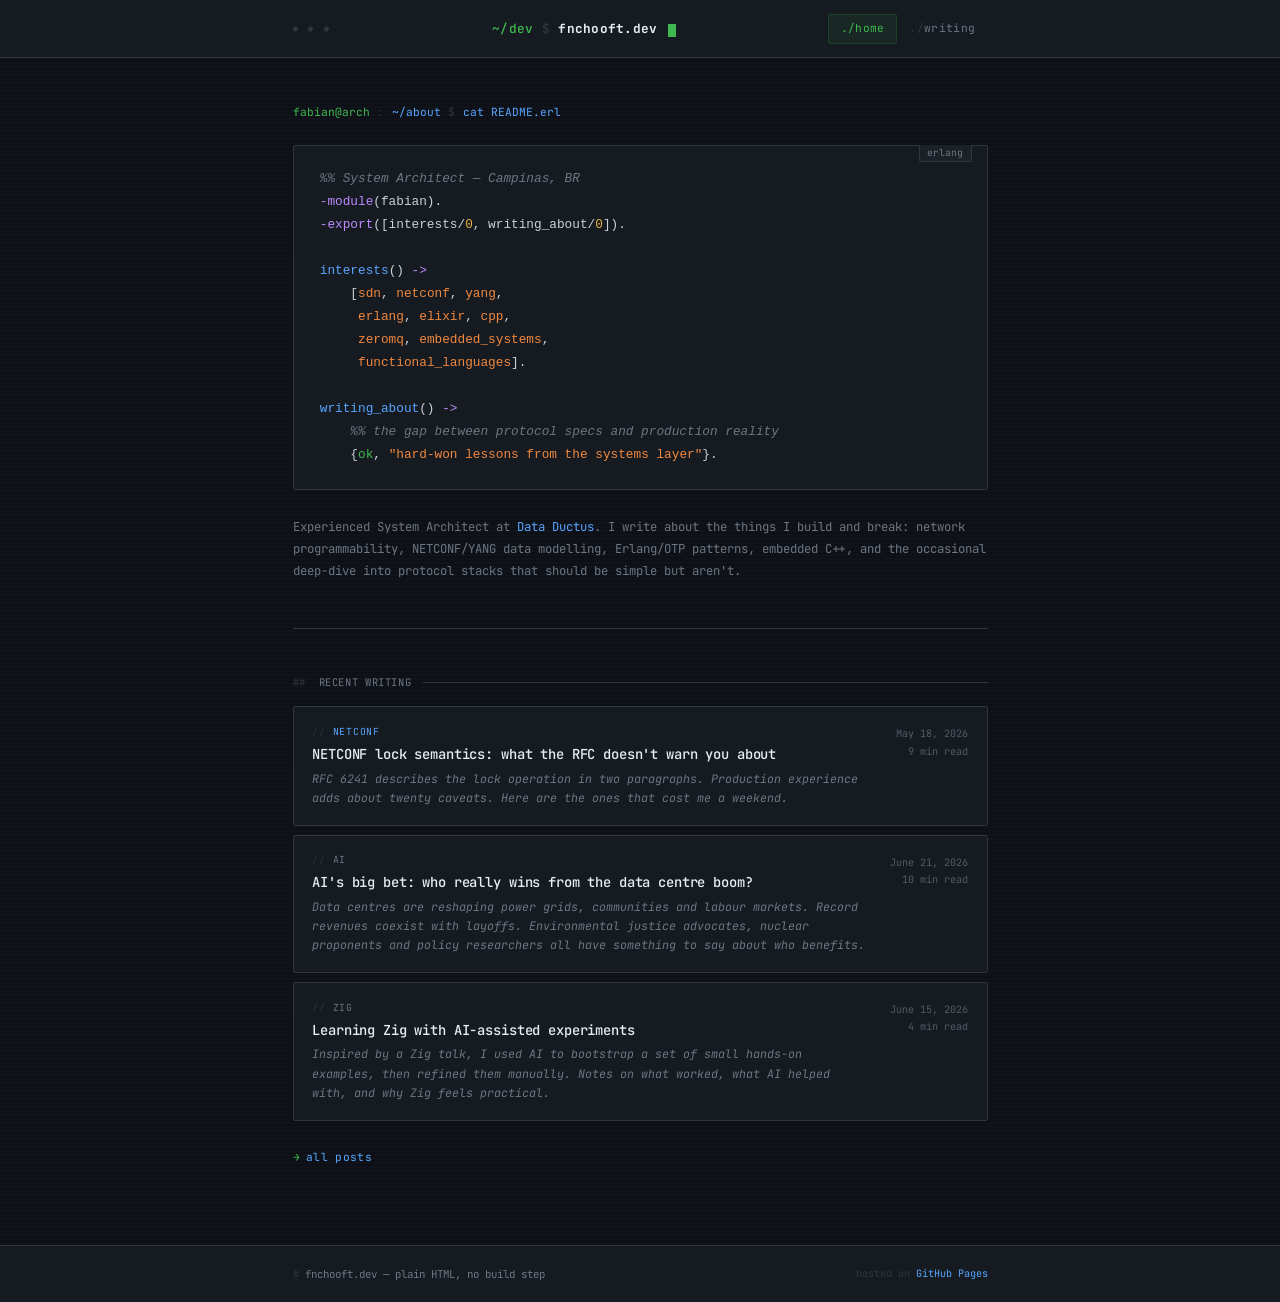
<file: index.html>
<!DOCTYPE html>
<html lang="en">
<head>
  <meta charset="UTF-8" />
  <meta name="viewport" content="width=device-width, initial-scale=1.0" />
  <title>fnchooft.dev — systems, protocols & functional code</title>
  <meta name="description" content="Writing about SDN, NETCONF/YANG, Erlang, Elixir, embedded systems and C++." />
  <link rel="stylesheet" href="style.css" />
  <script async src="https://pagead2.googlesyndication.com/pagead/js/adsbygoogle.js?client=ca-pub-2751428443604017"
     crossorigin="anonymous"></script>
</head>
<body>

<site-header>
  <div class="header-inner">
    <a href="index.html" class="site-name">
      <span class="prompt">~/dev</span>
      <span style="color:var(--border)"> $ </span>
      <span class="name">fnchooft.dev</span>
      <span class="cursor"></span>
    </a>
    <nav>
      <a href="index.html" class="active">home</a>
      <a href="blog.html">writing</a>
    </nav>
  </div>
</site-header>

<main class="site-wrapper">

  <section class="hero">
    <div class="hero-prompt">
      <span class="ps1">fabian@arch</span>
      <span style="color:var(--border)">:</span>
      <span style="color:var(--blue)">~/about</span>
      <span style="color:var(--border)">$</span>
      <span class="cmd">cat README.erl</span>
    </div>

    <div class="hero-box" data-lang="erlang">
      <pre><span class="cmt">%% System Architect — Campinas, BR</span>
<span class="kw">-module</span>(fabian).
<span class="kw">-export</span>([interests/<span class="num">0</span>, writing_about/<span class="num">0</span>]).

<span class="fn">interests</span>() <span class="kw">-></span>
    [<span class="str">sdn</span>, <span class="str">netconf</span>, <span class="str">yang</span>,
     <span class="str">erlang</span>, <span class="str">elixir</span>, <span class="str">cpp</span>,
     <span class="str">zeromq</span>, <span class="str">embedded_systems</span>,
     <span class="str">functional_languages</span>].

<span class="fn">writing_about</span>() <span class="kw">-></span>
    <span class="cmt">%% the gap between protocol specs and production reality</span>
    {<span class="ok">ok</span>, <span class="str">"hard-won lessons from the systems layer"</span>}.</pre>
    </div>

    <p class="hero-bio">
      Experienced System Architect at
      <a href="https://www.dataductus.se" target="_blank" rel="noopener">Data Ductus</a>.
      I write about the things I build and break: network programmability,
      NETCONF/YANG data modelling, Erlang/OTP patterns, embedded C++,
      and the occasional deep-dive into protocol stacks that should be simple but aren't.
    </p>
  </section>

  <section>
    <p class="section-label">recent writing</p>
    <ul class="post-list" id="recent-posts">
      <li class="post-card visible" style="opacity:.25">
        <div><p class="post-tag">loading</p><h2>Fetching posts…</h2></div>
      </li>
    </ul>
    <a href="blog.html" class="view-all">all posts</a>
  </section>

</main>

<site-footer>
  <div class="footer-inner">
    <span class="left">fnchooft.dev — plain HTML, no build step</span>
    <span class="footer-right">
      hosted on <a href="https://pages.github.com" target="_blank" rel="noopener">GitHub Pages</a>
    </span>
  </div>
</site-footer>

<script type="module">
  import { loadPosts, makeCard, animateCards } from './blog.js';
  const list = document.getElementById('recent-posts');
  loadPosts()
    .then(posts => {
      list.innerHTML = '';
      posts.slice(0, 3).forEach(post => list.appendChild(makeCard(post, '', 'large')));
      animateCards(list.querySelectorAll('.post-card'));
    })
    .catch(() => {
      list.innerHTML = '<li style="padding:1rem;color:var(--red)">// Error: could not load posts.json</li>';
    });
</script>

</body>
</html>
</file>
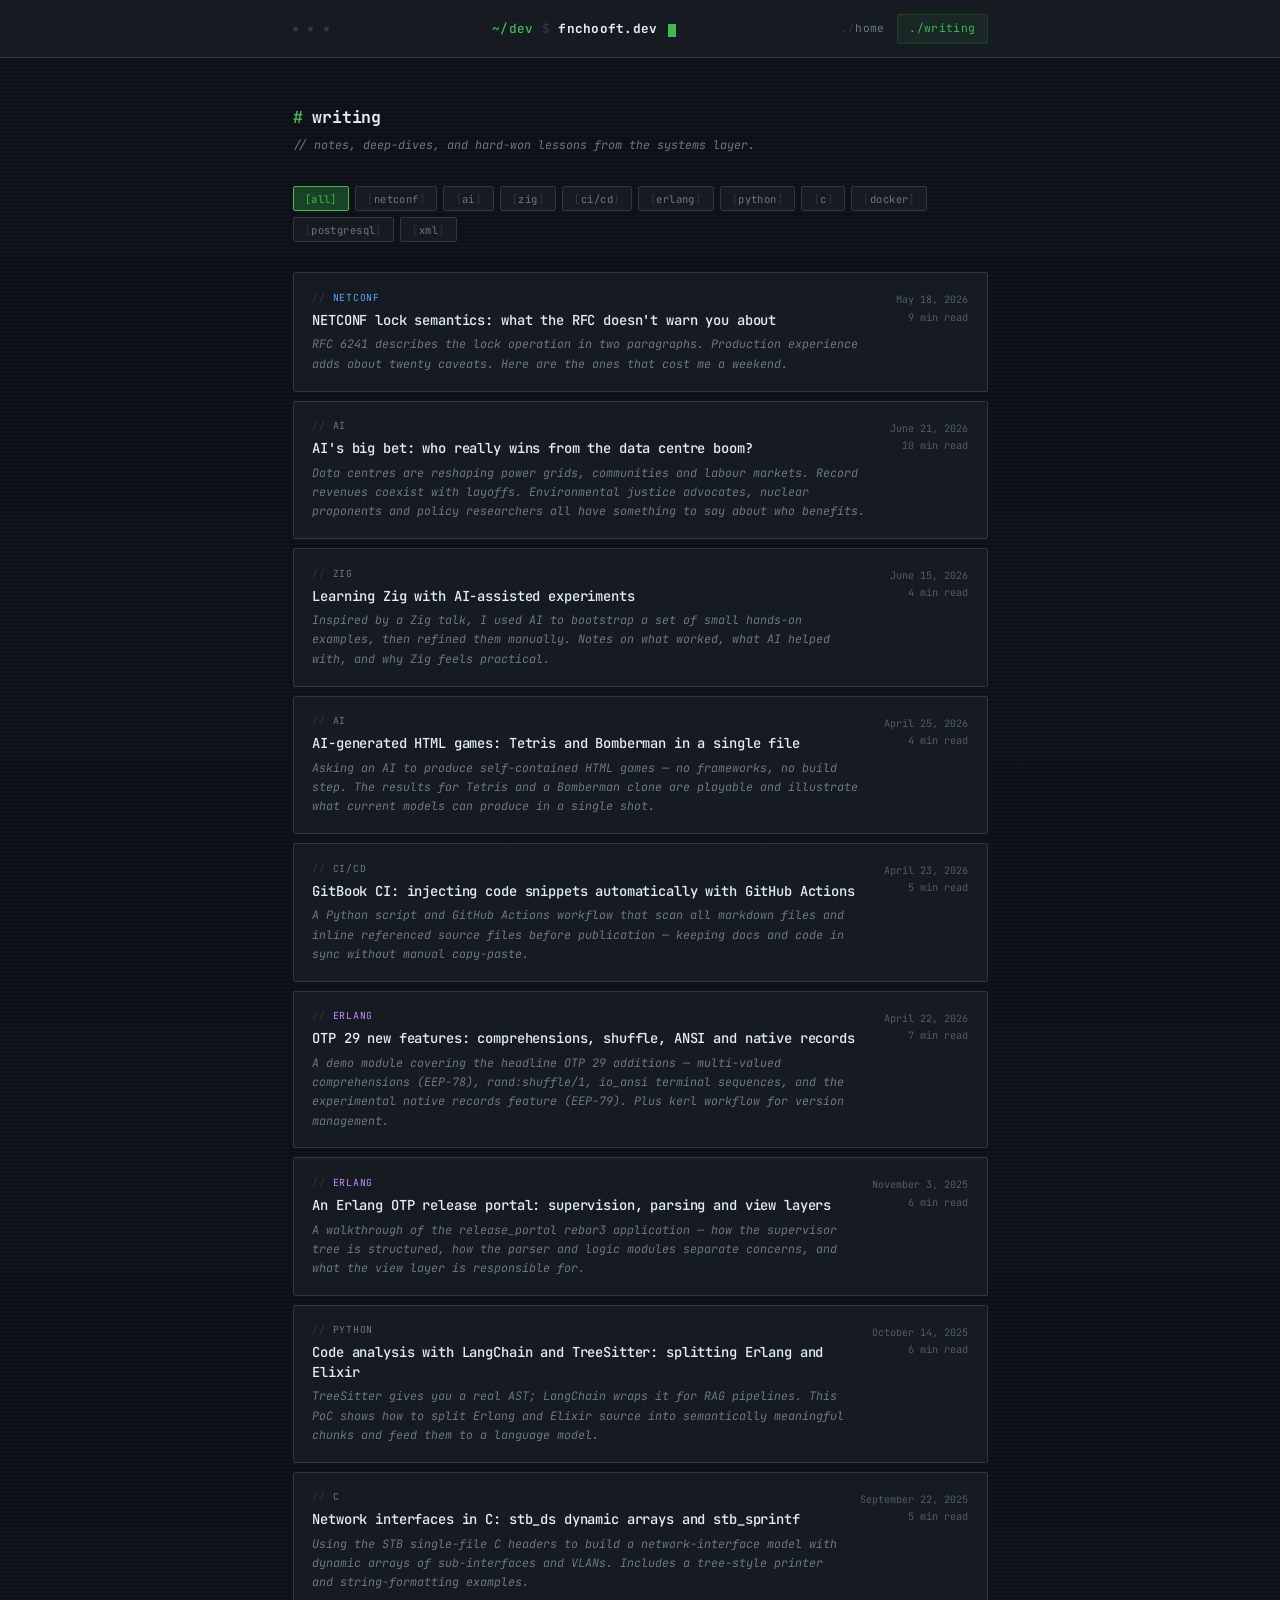
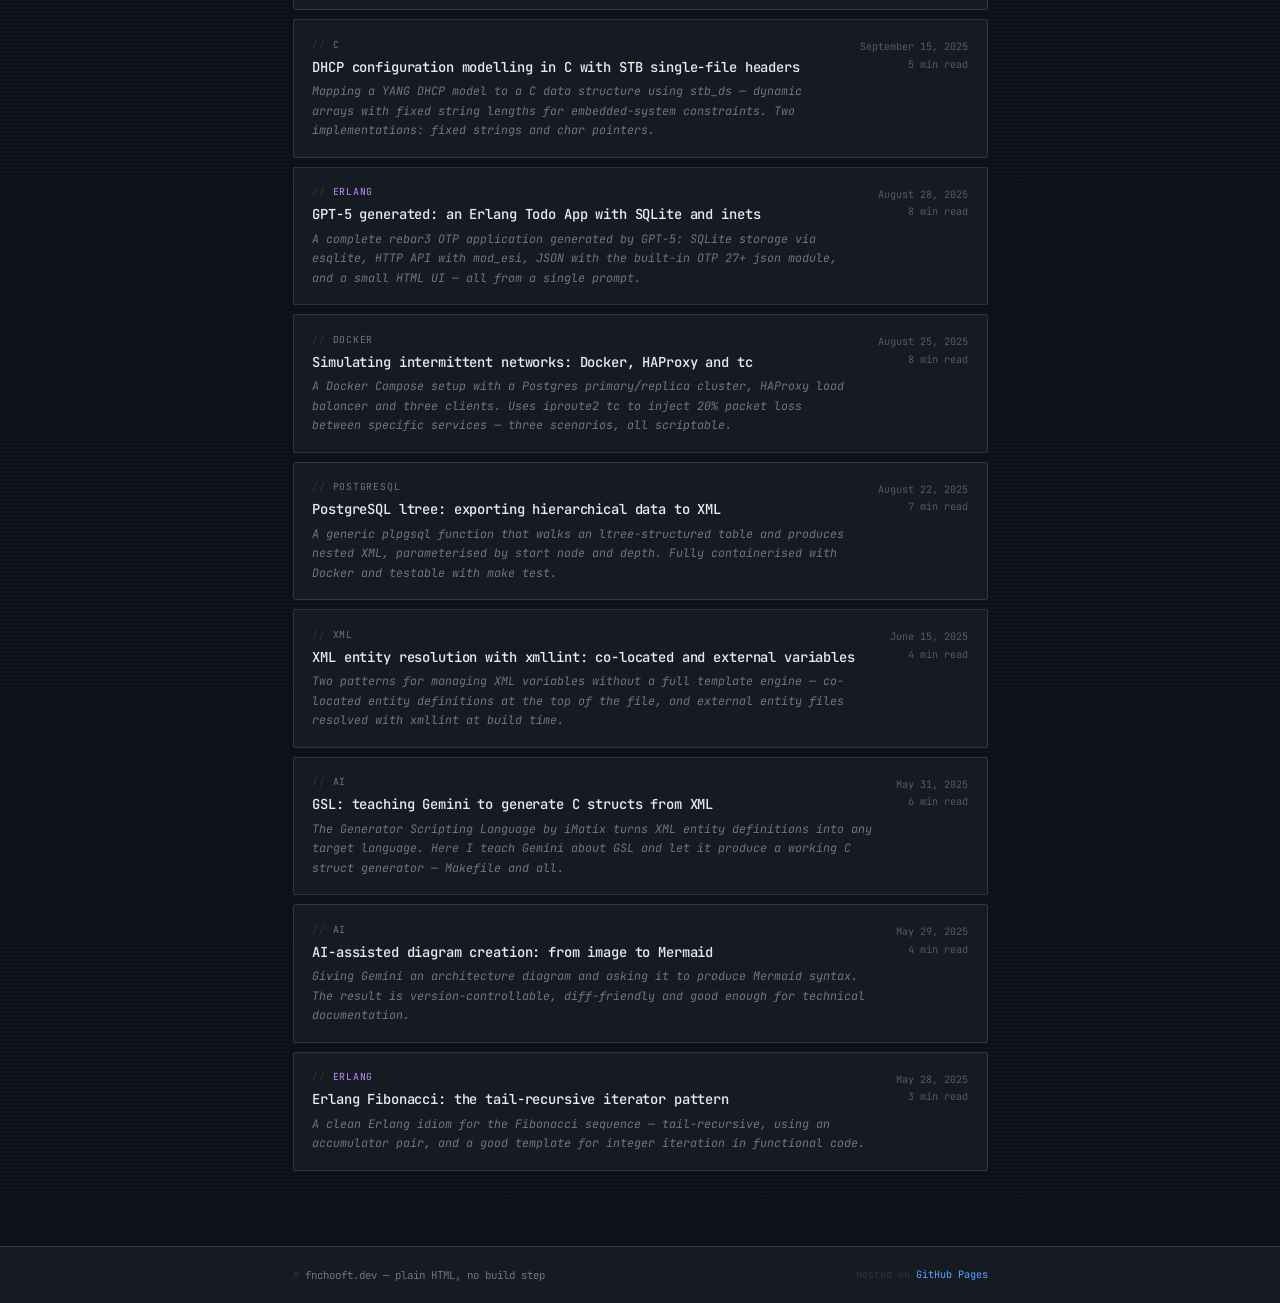
<file: blog.html>
<!DOCTYPE html>
<html lang="en">
<head>
  <meta charset="UTF-8" />
  <meta name="viewport" content="width=device-width, initial-scale=1.0" />
  <title>Writing — fnchooft.dev</title>
  <meta name="description" content="All posts on SDN, NETCONF/YANG, Erlang, Elixir, C++ and embedded systems." />
  <link rel="stylesheet" href="style.css" />
  <script async src="https://pagead2.googlesyndication.com/pagead/js/adsbygoogle.js?client=ca-pub-2751428443604017"
     crossorigin="anonymous"></script>
</head>
<body>

<site-header>
  <div class="header-inner">
    <a href="index.html" class="site-name">
      <span class="prompt">~/dev</span>
      <span style="color:var(--border)"> $ </span>
      <span class="name">fnchooft.dev</span>
      <span class="cursor"></span>
    </a>
    <nav>
      <a href="index.html">home</a>
      <a href="blog.html" class="active">writing</a>
    </nav>
  </div>
</site-header>

<main class="site-wrapper">

  <h1 class="page-title">writing</h1>
  <p class="page-subtitle">// notes, deep-dives, and hard-won lessons from the systems layer.</p>

  <div class="filter-bar" id="filters">
    <button class="filter-btn active" data-tag="all">all</button>
    <!-- injected by JS -->
  </div>

  <ul class="post-list" id="post-list"></ul>

</main>

<site-footer>
  <div class="footer-inner">
    <span class="left">fnchooft.dev — plain HTML, no build step</span>
    <span class="footer-right">
      hosted on <a href="https://pages.github.com" target="_blank" rel="noopener">GitHub Pages</a>
    </span>
  </div>
</site-footer>

<script type="module">
  import { loadPosts, makeCard, animateCards } from './blog.js';
  const list    = document.getElementById('post-list');
  const filters = document.getElementById('filters');

  loadPosts().then(posts => {
    posts.forEach(post => list.appendChild(makeCard(post, '', 'normal')));
    animateCards(list.querySelectorAll('.post-card'));

    const tags = [...new Set(posts.map(p => p.tag))];
    tags.forEach(tag => {
      const btn = document.createElement('button');
      btn.className = 'filter-btn';
      btn.dataset.tag = tag;
      btn.textContent = tag.toLowerCase();
      filters.appendChild(btn);
    });

    filters.addEventListener('click', e => {
      const btn = e.target.closest('.filter-btn');
      if (!btn) return;
      filters.querySelectorAll('.filter-btn').forEach(b => b.classList.remove('active'));
      btn.classList.add('active');
      const tag = btn.dataset.tag;
      list.querySelectorAll('.post-card').forEach(card => {
        card.style.display = (tag === 'all' || card.dataset.tag === tag) ? '' : 'none';
      });
    });
  }).catch(() => {
    list.innerHTML = '<li style="padding:1rem;color:var(--red)">// Error: could not load posts.json</li>';
  });
</script>

</body>
</html>
</file>
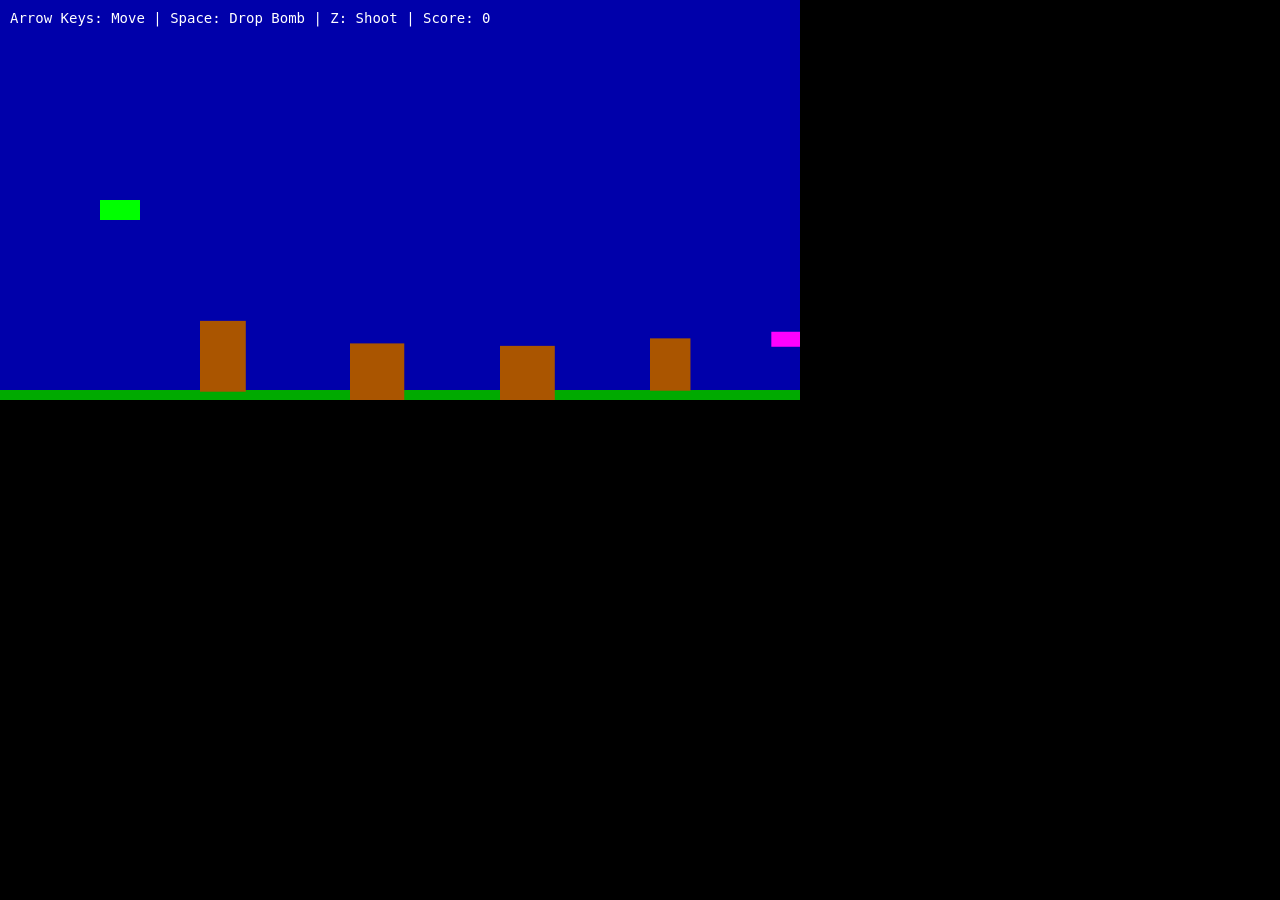
<file: 2026/04/25/bomber.html>
<!DOCTYPE html>
<html>
<head>
    <title>Simple C64-style Flying Game</title>
    <script async src="https://pagead2.googlesyndication.com/pagead/js/adsbygoogle.js?client=ca-pub-2751428443604017"
     crossorigin="anonymous"></script>
    <style>
        body { margin: 0; overflow: hidden; background: #000; }
        canvas { display: block; }
        #instructions { 
            position: absolute; 
            top: 10px; 
            left: 10px; 
            color: white; 
            font-family: monospace;
            font-size: 14px;
        }
    </style>
</head>
<body>
    <canvas id="gameCanvas"></canvas>
    <div id="instructions">
        Arrow Keys: Move | Space: Drop Bomb | Z: Shoot | Score: <span id="score">0</span>
    </div>

    <script>
        const canvas = document.getElementById('gameCanvas');
        const ctx = canvas.getContext('2d');
        const scoreElement = document.getElementById('score');
        
        canvas.width = 800;
        canvas.height = 400;
        
        // Game state
        let score = 0;
        let gameOver = false;
        
        // Player plane
        const player = {
            x: 100,
            y: 200,
            width: 40,
            height: 20,
            speed: 5,
            color: '#00FF00',
            bullets: [],
            bombs: []
        };
        
        // Enemy planes
        let enemies = [];
        let enemySpawnTimer = 0;
        
        // Buildings
        let buildings = [];
        for (let i = 0; i < 5; i++) {
            buildings.push({
                x: 200 + i * 150,
                y: canvas.height - 50 - Math.random() * 30,
                width: 40 + Math.random() * 30,
                height: 50 + Math.random() * 30,
                color: '#AA5500'
            });
        }
        
        // Controls
        const keys = {
            ArrowUp: false,
            ArrowDown: false,
            ArrowLeft: false,
            ArrowRight: false,
            ' ': false,
            'z': false
        };
        
        // Event listeners
        window.addEventListener('keydown', (e) => keys[e.key] = true);
        window.addEventListener('keyup', (e) => keys[e.key] = false);
        
        // Game loop
        function gameLoop() {
            if (gameOver) return;
            
            update();
            render();
            requestAnimationFrame(gameLoop);
        }
        
        function update() {
            // Move player
            if (keys.ArrowUp) player.y -= player.speed;
            if (keys.ArrowDown) player.y += player.speed;
            if (keys.ArrowLeft) player.x -= player.speed;
            if (keys.ArrowRight) player.x += player.speed;
            
            // Keep player on screen
            player.x = Math.max(0, Math.min(canvas.width - player.width, player.x));
            player.y = Math.max(0, Math.min(canvas.height - player.height, player.y));
            
            // Shoot bullets
            if (keys['z'] && Math.random() < 0.1) {
                player.bullets.push({
                    x: player.x + player.width,
                    y: player.y + player.height / 2,
                    width: 10,
                    height: 2,
                    speed: 10,
                    color: '#FFFF00'
                });
            }
            
            // Drop bombs
            if (keys[' '] && Math.random() < 0.05) {
                player.bombs.push({
                    x: player.x + player.width / 2,
                    y: player.y + player.height,
                    width: 5,
                    height: 10,
                    speed: 5,
                    color: '#FF0000'
                });
            }
            
            // Update bullets
            player.bullets.forEach((bullet, index) => {
                bullet.x += bullet.speed;
                
                // Check for bullet-enemy collisions
                enemies.forEach((enemy, enemyIndex) => {
                    if (checkCollision(bullet, enemy)) {
                        player.bullets.splice(index, 1);
                        enemies.splice(enemyIndex, 1);
                        score += 10;
                        scoreElement.textContent = score;
                    }
                });
            });
            
            // Remove bullets off screen
            player.bullets = player.bullets.filter(b => b.x < canvas.width);
            
            // Update bombs
            player.bombs.forEach((bomb, index) => {
                bomb.y += bomb.speed;
                
                // Check for bomb-building collisions
                buildings.forEach((building, buildingIndex) => {
                    if (checkCollision(bomb, building)) {
                        player.bombs.splice(index, 1);
                        buildings.splice(buildingIndex, 1);
                        score += 5;
                        scoreElement.textContent = score;
                    }
                });
            });
            
            // Remove bombs off screen
            player.bombs = player.bombs.filter(b => b.y < canvas.height);
            
            // Spawn enemies
            enemySpawnTimer++;
            if (enemySpawnTimer > 60) {
                enemies.push({
                    x: canvas.width,
                    y: Math.random() * (canvas.height - 30),
                    width: 30,
                    height: 15,
                    speed: 3 + Math.random() * 2,
                    color: '#FF00FF'
                });
                enemySpawnTimer = 0;
            }
            
            // Update enemies
            enemies.forEach((enemy, index) => {
                enemy.x -= enemy.speed;
                
                // Check for enemy-player collisions
                if (checkCollision(player, enemy)) {
                    gameOver = true;
                    alert(`Game Over! Final Score: ${score}`);
                }
                
                // Remove enemies off screen
                if (enemy.x < -enemy.width) {
                    enemies.splice(index, 1);
                }
            });
        }
        
        function render() {
            // Clear screen
            ctx.fillStyle = '#0000AA';
            ctx.fillRect(0, 0, canvas.width, canvas.height);
            
            // Draw ground
            ctx.fillStyle = '#00AA00';
            ctx.fillRect(0, canvas.height - 10, canvas.width, 10);
            
            // Draw buildings
            buildings.forEach(building => {
                ctx.fillStyle = building.color;
                ctx.fillRect(building.x, building.y, building.width, building.height);
            });
            
            // Draw player
            ctx.fillStyle = player.color;
            ctx.fillRect(player.x, player.y, player.width, player.height);
            
            // Draw bullets
            ctx.fillStyle = '#FFFF00';
            player.bullets.forEach(bullet => {
                ctx.fillRect(bullet.x, bullet.y, bullet.width, bullet.height);
            });
            
            // Draw bombs
            ctx.fillStyle = '#FF0000';
            player.bombs.forEach(bomb => {
                ctx.fillRect(bomb.x, bomb.y, bomb.width, bomb.height);
            });
            
            // Draw enemies
            ctx.fillStyle = '#FF00FF';
            enemies.forEach(enemy => {
                ctx.fillRect(enemy.x, enemy.y, enemy.width, enemy.height);
            });
        }
        
        function checkCollision(obj1, obj2) {
            return obj1.x < obj2.x + obj2.width &&
                   obj1.x + obj1.width > obj2.x &&
                   obj1.y < obj2.y + obj2.height &&
                   obj1.y + obj1.height > obj2.y;
        }
        
        // Start game
        gameLoop();
    </script>
</body>
</html>
</file>
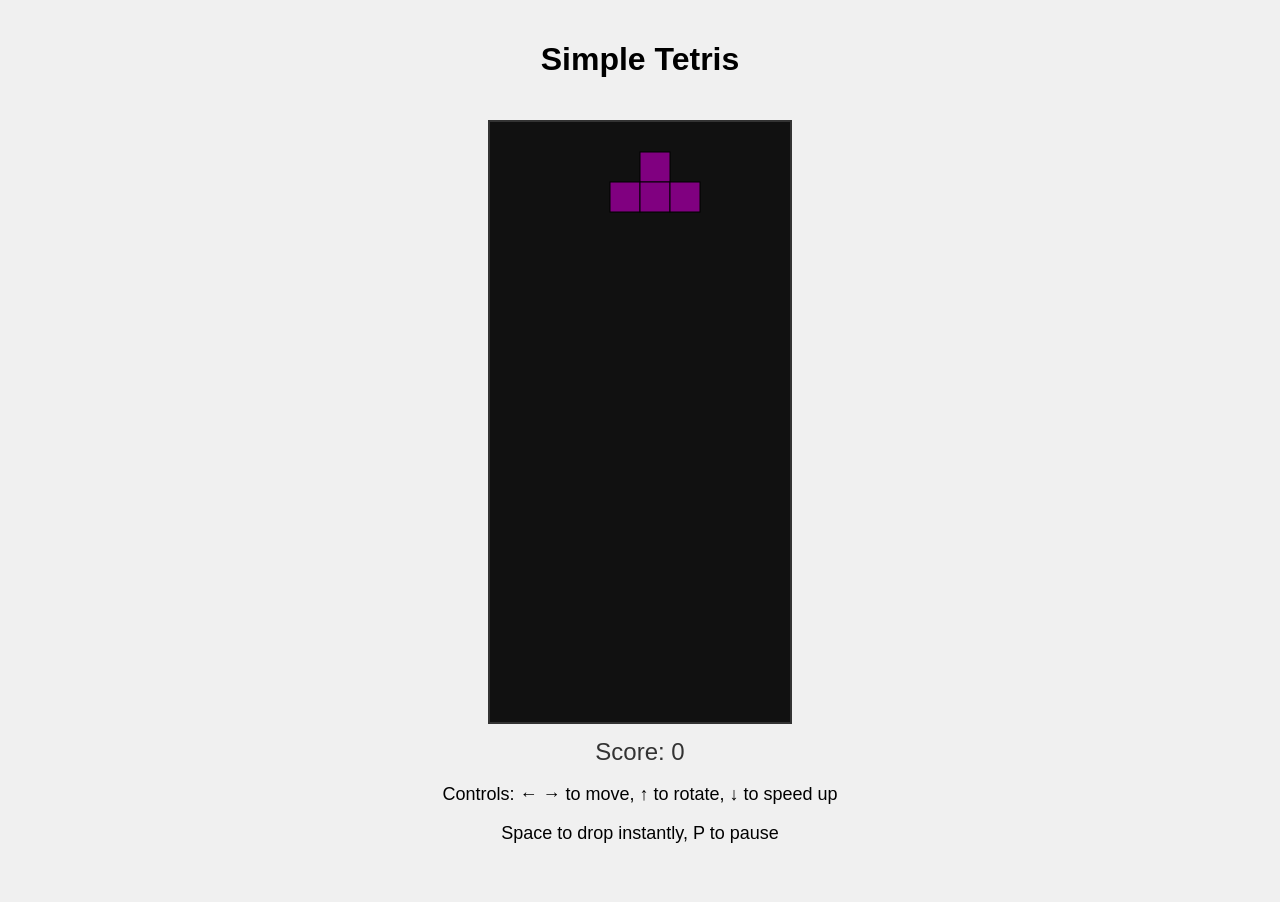
<file: 2026/04/25/tetris.html>
<!DOCTYPE html>
<html>
<head>
    <title>Simple Tetris</title>
    <script async src="https://pagead2.googlesyndication.com/pagead/js/adsbygoogle.js?client=ca-pub-2751428443604017"
     crossorigin="anonymous"></script>
    <style>
        body {
            font-family: Arial, sans-serif;
            text-align: center;
            background-color: #f0f0f0;
            margin: 0;
            padding: 20px;
        }
        #game-container {
            display: inline-block;
            margin: 20px auto;
        }
        #game-board {
            border: 2px solid #333;
            background-color: #111;
        }
        #score-display {
            font-size: 24px;
            margin: 10px;
            color: #333;
        }
        .controls {
            margin: 10px;
            font-size: 18px;
        }
    </style>
</head>
<body>
    <h1>Simple Tetris</h1>
    <div id="game-container">
        <canvas id="game-board" width="300" height="600"></canvas>
        <div id="score-display">Score: 0</div>
        <div class="controls">
            <p>Controls: ← → to move, ↑ to rotate, ↓ to speed up</p>
            <p>Space to drop instantly, P to pause</p>
        </div>
    </div>

    <script>
        // Game constants
        const COLS = 10;
        const ROWS = 20;
        const BLOCK_SIZE = 30;
        const EMPTY = 0;
        
        // Tetromino shapes
        const SHAPES = [
            [],  // Empty
            [[0, 0, 0, 0], [1, 1, 1, 1], [0, 0, 0, 0], [0, 0, 0, 0]], // I
            [[2, 0, 0], [2, 2, 2], [0, 0, 0]],                         // J
            [[0, 0, 3], [3, 3, 3], [0, 0, 0]],                         // L
            [[4, 4], [4, 4]],                                          // O
            [[0, 5, 5], [5, 5, 0], [0, 0, 0]],                         // S
            [[0, 6, 0], [6, 6, 6], [0, 0, 0]],                         // T
            [[7, 7, 0], [0, 7, 7], [0, 0, 0]]                          // Z
        ];
        
        // Colors for the tetrominoes
        const COLORS = [
            '#000000',  // Empty
            '#00FFFF',  // I - Cyan
            '#0000FF',  // J - Blue
            '#FF7F00',  // L - Orange
            '#FFFF00',  // O - Yellow
            '#00FF00',  // S - Green
            '#800080',  // T - Purple
            '#FF0000'   // Z - Red
        ];
        
        // Game variables
        let canvas = document.getElementById('game-board');
        let ctx = canvas.getContext('2d');
        let board = createBoard();
        let currentPiece = null;
        let nextPiece = null;
        let score = 0;
        let gameOver = false;
        let isPaused = false;
        let dropStart = Date.now();
        let gameSpeed = 1000; // Initial speed in ms
        
        // Initialize the game
        function init() {
            currentPiece = getRandomPiece();
            nextPiece = getRandomPiece();
            updateScore();
            
            // Draw the initial board
            drawBoard();
            
            // Start the game loop
            window.requestAnimationFrame(gameLoop);
        }
        
        // Create empty board
        function createBoard() {
            return Array.from(Array(ROWS), () => Array(COLS).fill(EMPTY));
        }
        
        // Get a random tetromino
        function getRandomPiece() {
            const shapeIdx = Math.floor(Math.random() * (SHAPES.length - 1)) + 1;
            const shape = SHAPES[shapeIdx];
            const piece = {
                shape: shape,
                color: COLORS[shapeIdx],
                x: Math.floor(COLS / 2) - Math.floor(shape[0].length / 2),
                y: 0
            };
            return piece;
        }
        
        // Draw the game board
        function drawBoard() {
            // Clear the canvas
            ctx.clearRect(0, 0, canvas.width, canvas.height);
            
            // Draw the board
            for (let y = 0; y < ROWS; y++) {
                for (let x = 0; x < COLS; x++) {
                    if (board[y][x] !== EMPTY) {
                        drawBlock(x, y, COLORS[board[y][x]]);
                    }
                }
            }
            
            // Draw the current piece
            if (currentPiece) {
                drawPiece(currentPiece);
            }
        }
        
        // Draw a single block
        function drawBlock(x, y, color) {
            ctx.fillStyle = color;
            ctx.fillRect(x * BLOCK_SIZE, y * BLOCK_SIZE, BLOCK_SIZE, BLOCK_SIZE);
            ctx.strokeStyle = '#000';
            ctx.strokeRect(x * BLOCK_SIZE, y * BLOCK_SIZE, BLOCK_SIZE, BLOCK_SIZE);
        }
        
        // Draw a piece
        function drawPiece(piece) {
            for (let y = 0; y < piece.shape.length; y++) {
                for (let x = 0; x < piece.shape[y].length; x++) {
                    if (piece.shape[y][x]) {
                        drawBlock(piece.x + x, piece.y + y, piece.color);
                    }
                }
            }
        }
        
        // Main game loop
        function gameLoop() {
            if (gameOver || isPaused) {
                if (gameOver) {
                    ctx.fillStyle = 'rgba(0, 0, 0, 0.75)';
                    ctx.fillRect(0, canvas.height / 2 - 30, canvas.width, 60);
                    ctx.fillStyle = '#fff';
                    ctx.font = '30px Arial';
                    ctx.textAlign = 'center';
                    ctx.fillText('GAME OVER', canvas.width / 2, canvas.height / 2);
                    ctx.font = '20px Arial';
                    ctx.fillText('Press F5 to restart', canvas.width / 2, canvas.height / 2 + 30);
                }
                window.requestAnimationFrame(gameLoop);
                return;
            }
            
            const now = Date.now();
            const delta = now - dropStart;
            
            if (delta > gameSpeed) {
                moveDown();
                dropStart = now;
            }
            
            drawBoard();
            window.requestAnimationFrame(gameLoop);
        }
        
        // Move the piece down
        function moveDown() {
            if (!collision(0, 1, currentPiece.shape)) {
                currentPiece.y++;
            } else {
                lockPiece();
                clearLines();
                if (!gameOver) {
                    currentPiece = nextPiece;
                    nextPiece = getRandomPiece();
                    
                    // Check for game over
                    if (collision(0, 0, currentPiece.shape)) {
                        gameOver = true;
                    }
                }
            }
        }
        
        // Move the piece left
        function moveLeft() {
            if (!collision(-1, 0, currentPiece.shape)) {
                currentPiece.x--;
            }
        }
        
        // Move the piece right
        function moveRight() {
            if (!collision(1, 0, currentPiece.shape)) {
                currentPiece.x++;
            }
        }
        
        // Rotate the piece
        function rotate() {
            const rotated = [];
            const shape = currentPiece.shape;
            
            // Transpose the matrix
            for (let y = 0; y < shape[0].length; y++) {
                rotated[y] = [];
                for (let x = 0; x < shape.length; x++) {
                    rotated[y][x] = shape[shape.length - 1 - x][y];
                }
            }
            
            if (!collision(0, 0, rotated)) {
                currentPiece.shape = rotated;
            }
        }
        
        // Drop the piece instantly
        function hardDrop() {
            while (!collision(0, 1, currentPiece.shape)) {
                currentPiece.y++;
            }
            lockPiece();
            clearLines();
            if (!gameOver) {
                currentPiece = nextPiece;
                nextPiece = getRandomPiece();
                
                // Check for game over
                if (collision(0, 0, currentPiece.shape)) {
                    gameOver = true;
                }
            }
            dropStart = Date.now();
        }
        
        // Check for collision
        function collision(offsetX, offsetY, pieceShape) {
            for (let y = 0; y < pieceShape.length; y++) {
                for (let x = 0; x < pieceShape[y].length; x++) {
                    if (pieceShape[y][x] !== EMPTY) {
                        const newX = currentPiece.x + x + offsetX;
                        const newY = currentPiece.y + y + offsetY;
                        
                        if (newX < 0 || newX >= COLS || newY >= ROWS) {
                            return true;
                        }
                        
                        if (newY >= 0 && board[newY][newX] !== EMPTY) {
                            return true;
                        }
                    }
                }
            }
            return false;
        }
        
        // Lock the piece in place
        function lockPiece() {
            for (let y = 0; y < currentPiece.shape.length; y++) {
                for (let x = 0; x < currentPiece.shape[y].length; x++) {
                    if (currentPiece.shape[y][x] !== EMPTY) {
                        const boardY = currentPiece.y + y;
                        const boardX = currentPiece.x + x;
                        
                        if (boardY >= 0) { // Only lock if it's within the visible board
                            board[boardY][boardX] = currentPiece.shape[y][x];
                        }
                    }
                }
            }
        }
        
        // Clear completed lines
        function clearLines() {
            let linesCleared = 0;
            
            for (let y = ROWS - 1; y >= 0; y--) {
                if (board[y].every(cell => cell !== EMPTY)) {
                    // Remove the line
                    board.splice(y, 1);
                    // Add a new empty line at the top
                    board.unshift(Array(COLS).fill(EMPTY));
                    linesCleared++;
                    y++; // Check the same row again
                }
            }
            
            if (linesCleared > 0) {
                // Update score
                score += [0, 40, 100, 300, 1200][linesCleared];
                updateScore();
                
                // Increase speed slightly
                gameSpeed = Math.max(100, gameSpeed - (linesCleared * 10));
            }
        }
        
        // Update the score display
        function updateScore() {
            document.getElementById('score-display').textContent = `Score: ${score}`;
        }
        
        // Toggle pause
        function togglePause() {
            isPaused = !isPaused;
            if (!isPaused) {
                dropStart = Date.now(); // Reset drop timer when unpausing
            }
        }
        
        // Keyboard controls
        document.addEventListener('keydown', function(event) {
            if (gameOver) return;
            
            switch (event.keyCode) {
                case 37: // Left arrow
                    moveLeft();
                    break;
                case 39: // Right arrow
                    moveRight();
                    break;
                case 40: // Down arrow
                    moveDown();
                    dropStart = Date.now(); // Reset drop timer
                    break;
                case 38: // Up arrow
                    rotate();
                    break;
                case 32: // Space
                    hardDrop();
                    break;
                case 80: // P
                    togglePause();
                    break;
            }
        });
        
        // Start the game
        init();
    </script>
</body>
</html>
</file>
<file: style.css>
@import url('https://fonts.googleapis.com/css2?family=JetBrains+Mono:ital,wght@0,300;0,400;0,500;0,700;1,300;1,400&display=swap');

*, *::before, *::after { box-sizing: border-box; margin: 0; padding: 0; }

:root {
  --bg:        #0d1117;
  --surface:   #161b22;
  --surface2:  #1c2128;
  --border:    #30363d;
  --text:      #c9d1d9;
  --text-dim:  #6e7681;
  --text-hi:   #e6edf3;
  --green:     #3fb950;
  --green-dim: #1a4226;
  --orange:    #f0883e;
  --blue:      #58a6ff;
  --purple:    #bc8cff;
  --red:       #ff7b72;
  --yellow:    #e3b341;
  --mono:      'JetBrains Mono', 'Fira Code', 'Cascadia Code', monospace;
  --max:       740px;
  --radius:    2px;
}

html { font-size: 15px; scroll-behavior: smooth; }

body {
  font-family: var(--mono);
  background: var(--bg);
  color: var(--text);
  line-height: 1.7;
  -webkit-font-smoothing: antialiased;
  /* Subtle scanline texture */
  background-image: repeating-linear-gradient(
    0deg,
    transparent,
    transparent 2px,
    rgba(255,255,255,.012) 2px,
    rgba(255,255,255,.012) 4px
  );
  min-height: 100vh;
}

/* ── Selection ── */
::selection { background: var(--green-dim); color: var(--green); }

/* ── Layout ── */
.site-wrapper { max-width: var(--max); margin: 0 auto; padding: 0 1.5rem; }

/* ── Header ── */
site-header {
  display: block;
  border-bottom: 1px solid var(--border);
  background: var(--surface);
  padding: 0;
  margin-bottom: 3rem;
}
.header-inner {
  max-width: var(--max);
  margin: 0 auto;
  padding: .9rem 1.5rem;
  display: flex;
  align-items: center;
  justify-content: space-between;
  flex-wrap: wrap;
  gap: 1rem;
}

/* Fake terminal window dots */
.header-inner::before {
  content: '● ● ●';
  font-size: .55rem;
  letter-spacing: .35em;
  color: var(--border);
  margin-right: .5rem;
  flex-shrink: 0;
}

.site-name {
  font-size: .85rem;
  font-weight: 500;
  color: var(--text-dim);
  text-decoration: none;
  letter-spacing: .02em;
}
.site-name .prompt { color: var(--green); }
.site-name .name   { color: var(--text-hi); font-weight: 700; }
.site-name .cursor {
  display: inline-block;
  width: 8px; height: 1em;
  background: var(--green);
  margin-left: 2px;
  vertical-align: text-bottom;
  animation: blink 1.1s step-end infinite;
}
@keyframes blink { 50% { opacity: 0; } }

nav { display: flex; gap: 0; }
nav a {
  font-size: .75rem;
  font-weight: 400;
  color: var(--text-dim);
  text-decoration: none;
  padding: .3rem .75rem;
  border: 1px solid transparent;
  border-radius: var(--radius);
  transition: all .15s;
  letter-spacing: .03em;
}
nav a::before { content: './'; color: var(--border); }
nav a:hover   { color: var(--text); border-color: var(--border); }
nav a.active  { color: var(--green); border-color: var(--green-dim); background: rgba(63,185,80,.08); }
nav a.active::before { color: var(--green); }

/* ── Footer ── */
site-footer {
  display: block;
  border-top: 1px solid var(--border);
  margin-top: 5rem;
  background: var(--surface);
}
.footer-inner {
  max-width: var(--max);
  margin: 0 auto;
  padding: 1.25rem 1.5rem;
  font-size: .72rem;
  color: var(--text-dim);
  display: flex;
  justify-content: space-between;
  align-items: center;
  flex-wrap: wrap;
  gap: .5rem;
}
.footer-inner .left::before { content: '# '; color: var(--border); }
.footer-inner a { color: var(--blue); text-decoration: none; }
.footer-inner a:hover { text-decoration: underline; }
.footer-right { color: var(--border); font-size: .68rem; }

/* ── Hero ── */
.hero {
  padding: 0 0 3rem;
  border-bottom: 1px solid var(--border);
  margin-bottom: 3rem;
}
.hero-prompt {
  font-size: .75rem;
  color: var(--text-dim);
  margin-bottom: 1.5rem;
  display: flex;
  align-items: center;
  gap: .5rem;
}
.hero-prompt .ps1 { color: var(--green); }
.hero-prompt .cmd { color: var(--blue); }

.hero-box {
  border: 1px solid var(--border);
  background: var(--surface);
  border-radius: var(--radius);
  padding: 1.5rem 1.75rem;
  margin-bottom: 1.75rem;
  position: relative;
}
.hero-box::before {
  content: attr(data-lang);
  position: absolute;
  top: -1px; right: 1rem;
  font-size: .65rem;
  color: var(--text-dim);
  background: var(--surface2);
  padding: 0 .5rem;
  border: 1px solid var(--border);
  border-top: none;
  border-radius: 0 0 var(--radius) var(--radius);
}

.hero-box .kw  { color: var(--purple); }
.hero-box .fn  { color: var(--blue); }
.hero-box .str { color: var(--orange); }
.hero-box .cmt { color: var(--text-dim); font-style: italic; }
.hero-box .var { color: var(--red); }
.hero-box .num { color: var(--yellow); }
.hero-box .ok  { color: var(--green); }

.hero-box pre {
  font-size: .85rem;
  line-height: 1.8;
  white-space: pre-wrap;
  background: none;
  border: none;
  padding: 0;
  margin: 0;
  color: var(--text);
}

.hero-bio {
  font-size: .82rem;
  color: var(--text-dim);
  line-height: 1.8;
}
.hero-bio a { color: var(--blue); text-decoration: none; }
.hero-bio a:hover { text-decoration: underline; }

/* ── Section labels ── */
.section-label {
  font-size: .7rem;
  color: var(--text-dim);
  margin-bottom: 1rem;
  display: flex;
  align-items: center;
  gap: .75rem;
  letter-spacing: .06em;
  text-transform: uppercase;
}
.section-label::before { content: '##'; color: var(--border); margin-right: .1rem; }
.section-label::after  { content: ''; flex: 1; height: 1px; background: var(--border); }

/* ── Post cards ── */
.post-list { list-style: none; }
.post-card {
  border: 1px solid var(--border);
  background: var(--surface);
  border-radius: var(--radius);
  padding: 1.1rem 1.25rem;
  margin-bottom: .6rem;
  display: grid;
  grid-template-columns: 1fr auto;
  gap: .4rem 1.5rem;
  align-items: start;
  opacity: 0;
  transform: translateY(8px);
  transition: opacity .35s ease, transform .35s ease, border-color .15s, background .15s;
  text-decoration: none;
  cursor: pointer;
}
.post-card.visible { opacity: 1; transform: none; }
.post-card:hover   { border-color: var(--green); background: var(--surface2); }

.post-tag {
  font-size: .65rem;
  letter-spacing: .08em;
  text-transform: uppercase;
  color: var(--text-dim);
  margin-bottom: .3rem;
}
.post-tag::before { content: '// '; color: var(--border); }

/* Tag colours by topic */
.post-card[data-tag="Erlang"]   .post-tag,
.post-card[data-tag="Elixir"]   .post-tag { color: var(--purple); }
.post-card[data-tag="C++"]      .post-tag,
.post-card[data-tag="Embedded"] .post-tag { color: var(--orange); }
.post-card[data-tag="SDN"]      .post-tag,
.post-card[data-tag="NETCONF"]  .post-tag { color: var(--blue);   }
.post-card[data-tag="Tooling"]  .post-tag { color: var(--yellow); }
.post-card[data-tag="Systems"]  .post-tag { color: var(--green);  }

.post-card h2, .post-card h3 {
  font-size: .92rem;
  font-weight: 500;
  letter-spacing: -.01em;
  line-height: 1.4;
  margin-bottom: .35rem;
  color: var(--text-hi);
}
.post-card a {
  color: inherit;
  text-decoration: none;
}
.post-card:hover h2,
.post-card:hover h3 { color: var(--green); }

.post-excerpt {
  font-size: .78rem;
  color: var(--text-dim);
  line-height: 1.65;
  grid-column: 1;
  font-style: italic;
}

.post-meta {
  font-size: .68rem;
  color: var(--text-dim);
  text-align: right;
  white-space: nowrap;
  padding-top: .1rem;
  opacity: .7;
}

/* ── View all ── */
.view-all {
  display: inline-flex;
  align-items: center;
  gap: .4rem;
  font-size: .75rem;
  color: var(--blue);
  text-decoration: none;
  margin-top: 1.25rem;
  letter-spacing: .03em;
}
.view-all::before { content: '→ '; color: var(--green); }
.view-all:hover   { text-decoration: underline; }

/* ── Blog listing page ── */
.page-title {
  font-size: 1.1rem;
  font-weight: 700;
  color: var(--text-hi);
  letter-spacing: -.01em;
  margin-bottom: .35rem;
}
.page-title::before { content: '# '; color: var(--green); }
.page-subtitle {
  color: var(--text-dim);
  font-size: .78rem;
  margin-bottom: 2rem;
  font-style: italic;
}

.filter-bar {
  display: flex;
  gap: .4rem;
  flex-wrap: wrap;
  margin-bottom: 2rem;
}
.filter-btn {
  font-family: var(--mono);
  font-size: .7rem;
  letter-spacing: .04em;
  border: 1px solid var(--border);
  background: var(--surface);
  color: var(--text-dim);
  padding: .3rem .75rem;
  cursor: pointer;
  border-radius: var(--radius);
  transition: all .15s;
}
.filter-btn::before { content: '['; color: var(--border); }
.filter-btn::after  { content: ']'; color: var(--border); }
.filter-btn:hover   { border-color: var(--text-dim); color: var(--text); }
.filter-btn.active  { background: var(--green-dim); border-color: var(--green); color: var(--green); }
.filter-btn.active::before,
.filter-btn.active::after { color: var(--green); }

/* ── Single post ── */
.post-header { margin-bottom: 2.5rem; }

.post-title {
  font-size: clamp(1.15rem, 3vw, 1.55rem);
  font-weight: 700;
  line-height: 1.3;
  letter-spacing: -.02em;
  color: var(--text-hi);
  margin-bottom: 1rem;
}
.post-title::before { content: '# '; color: var(--green); font-weight: 400; }

.post-byline {
  display: flex;
  flex-wrap: wrap;
  align-items: center;
  gap: .5rem 1rem;
  font-size: .72rem;
  color: var(--text-dim);
  padding: .75rem 1rem;
  border: 1px solid var(--border);
  background: var(--surface);
  border-radius: var(--radius);
  margin-bottom: 2rem;
}
.post-byline .dot { color: var(--border); }
.post-byline .tag-inline {
  color: var(--green);
  border: 1px solid var(--green-dim);
  padding: .1rem .45rem;
  border-radius: var(--radius);
  font-size: .65rem;
  letter-spacing: .06em;
  text-transform: uppercase;
}

/* Post body */
.post-body { font-size: .88rem; line-height: 1.9; }

.post-body h2 {
  font-size: 1rem;
  font-weight: 700;
  color: var(--text-hi);
  margin: 2.5rem 0 .75rem;
}
.post-body h2::before { content: '## '; color: var(--green); font-weight: 400; }

.post-body h3 {
  font-size: .92rem;
  font-weight: 500;
  color: var(--blue);
  margin: 2rem 0 .6rem;
}
.post-body h3::before { content: '### '; color: var(--text-dim); font-weight: 400; }

.post-body p { margin-bottom: 1.3rem; }
.post-body a { color: var(--blue); text-decoration: underline; }
.post-body a:hover { color: var(--green); }

.post-body strong { color: var(--text-hi); font-weight: 700; }
.post-body em     { color: var(--orange); font-style: italic; }

.post-body ul, .post-body ol {
  padding-left: 1.5rem;
  margin-bottom: 1.3rem;
  color: var(--text);
}
.post-body li { margin-bottom: .35rem; }
.post-body ul li::marker { color: var(--green); content: '▸ '; }
.post-body ol li::marker { color: var(--text-dim); }

.post-body blockquote {
  border-left: 2px solid var(--green);
  padding: .5rem 1.25rem;
  margin: 2rem 0;
  color: var(--text-dim);
  font-style: italic;
  background: rgba(63,185,80,.05);
}
.post-body blockquote::before {
  content: '> ';
  color: var(--green);
  font-style: normal;
}

.post-body code {
  font-family: var(--mono);
  font-size: .85em;
  background: var(--surface2);
  color: var(--orange);
  padding: .15em .45em;
  border-radius: var(--radius);
  border: 1px solid var(--border);
}

.post-body pre {
  background: var(--surface);
  border: 1px solid var(--border);
  border-radius: var(--radius);
  padding: 1.1rem 1.25rem;
  overflow-x: auto;
  margin-bottom: 1.4rem;
  font-family: var(--mono);
  font-size: .82rem;
  line-height: 1.7;
  position: relative;
}
.post-body pre::before {
  content: attr(data-lang);
  display: block;
  font-size: .65rem;
  color: var(--text-dim);
  margin-bottom: .5rem;
  border-bottom: 1px solid var(--border);
  padding-bottom: .4rem;
  letter-spacing: .06em;
  text-transform: uppercase;
}
.post-body pre code {
  background: none;
  padding: 0;
  border: none;
  color: var(--text);
  font-size: inherit;
}

.post-body hr {
  border: none;
  border-top: 1px solid var(--border);
  margin: 2.5rem 0;
}

/* ── Post nav ── */
.post-nav {
  display: flex;
  justify-content: space-between;
  gap: 1rem;
  margin-top: 3.5rem;
  padding-top: 1.5rem;
  border-top: 1px solid var(--border);
  font-size: .75rem;
}
.post-nav a {
  color: var(--blue);
  text-decoration: none;
  padding: .4rem .8rem;
  border: 1px solid var(--border);
  border-radius: var(--radius);
  background: var(--surface);
  transition: all .15s;
}
.post-nav a:hover   { border-color: var(--green); color: var(--green); }
.post-nav .prev::before { content: '← '; color: var(--green); }
.post-nav .next::after  { content: ' →'; color: var(--green); }

/* ── Responsive ── */
@media (max-width: 540px) {
  .post-card { grid-template-columns: 1fr; }
  .post-meta { text-align: left; }
  .header-inner::before { display: none; }
}
</file>
